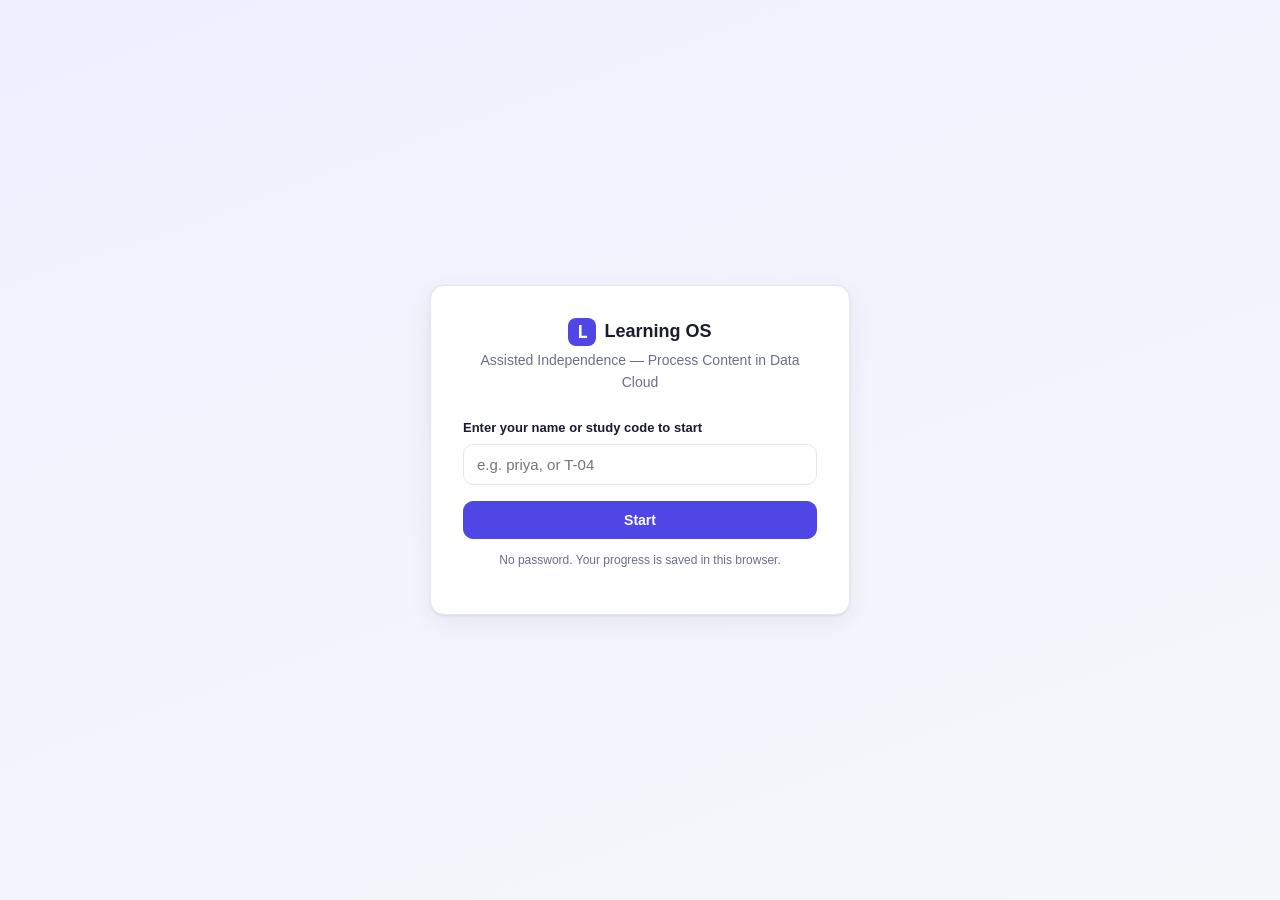
<file: docs/index.html>
<!DOCTYPE html>
<html lang="en">
<head>
<meta charset="UTF-8" />
<meta name="viewport" content="width=device-width, initial-scale=1.0" />
<title>Learning OS — Assisted Independence</title>
<link rel="icon" href="data:image/svg+xml,<svg xmlns='http://www.w3.org/2000/svg' viewBox='0 0 100 100'><rect width='100' height='100' rx='22' fill='%234f46e5'/><text x='50' y='70' font-size='58' font-family='monospace' font-weight='700' text-anchor='middle' fill='%23fff'>L</text></svg>" />
<link rel="stylesheet" href="css/styles.css" />
</head>
<body>

<!-- ===== Login gate (name/code, no auth) ===== -->
<div id="gate" class="gate">
  <div class="gate-card">
    <div class="brand"><span class="brand-mark">L</span> Learning OS</div>
    <p class="tagline">Assisted Independence — Process Content in Data Cloud</p>
    <label class="label" for="nameInput">Enter your name or study code to start</label>
    <input id="nameInput" class="input" placeholder="e.g. priya, or T-04" autocomplete="off" />
    <button id="startBtn" class="btn btn-primary">Start</button>
    <p class="fine">No password. Your progress is saved in this browser.</p>
  </div>
</div>

<!-- ===== Main app ===== -->
<div id="app" class="app hidden">
  <header class="topbar">
    <div class="brand"><span class="brand-mark">L</span> Learning OS</div>
    <nav class="tabs">
      <button class="tab active" data-tab="ask">Ask freely</button>
      <button class="tab" data-tab="path">Learn from path</button>
    </nav>
    <div class="userbox">
      <span id="whoami" class="who"></span>
      <button id="exportBtn" class="btn btn-ghost btn-sm" title="Download your results as JSON">Export</button>
      <button id="settingsBtn" class="btn btn-ghost btn-sm" title="API key settings">⚙</button>
    </div>
  </header>

  <main id="stage" class="stage"></main>
</div>

<!-- ===== Settings modal (BYO key) ===== -->
<div id="settings" class="modal hidden">
  <div class="modal-card">
    <h3>API key</h3>
    <p class="fine">For the "Ask freely" tab to generate answers, provide a Google Gemini API key. Stored only in this browser for the pilot. You can remove it anytime.</p>
    <input id="keyInput" class="input" placeholder="paste your Gemini API key" autocomplete="off" />
    <div class="row">
      <button id="saveKeyBtn" class="btn btn-primary btn-sm">Save key</button>
      <button id="deleteKeyBtn" class="btn btn-ghost btn-sm">Remove key</button>
      <button id="closeSettingsBtn" class="btn btn-ghost btn-sm">Close</button>
    </div>
    <p id="keyStatus" class="fine"></p>
  </div>
</div>

<div id="toast" class="toast"></div>

<script src="js/items.js"></script>
<script src="js/modules.js"></script>
<script src="js/graph.js"></script>
<script type="module" src="js/app.js"></script>
</body>
</html>
</file>
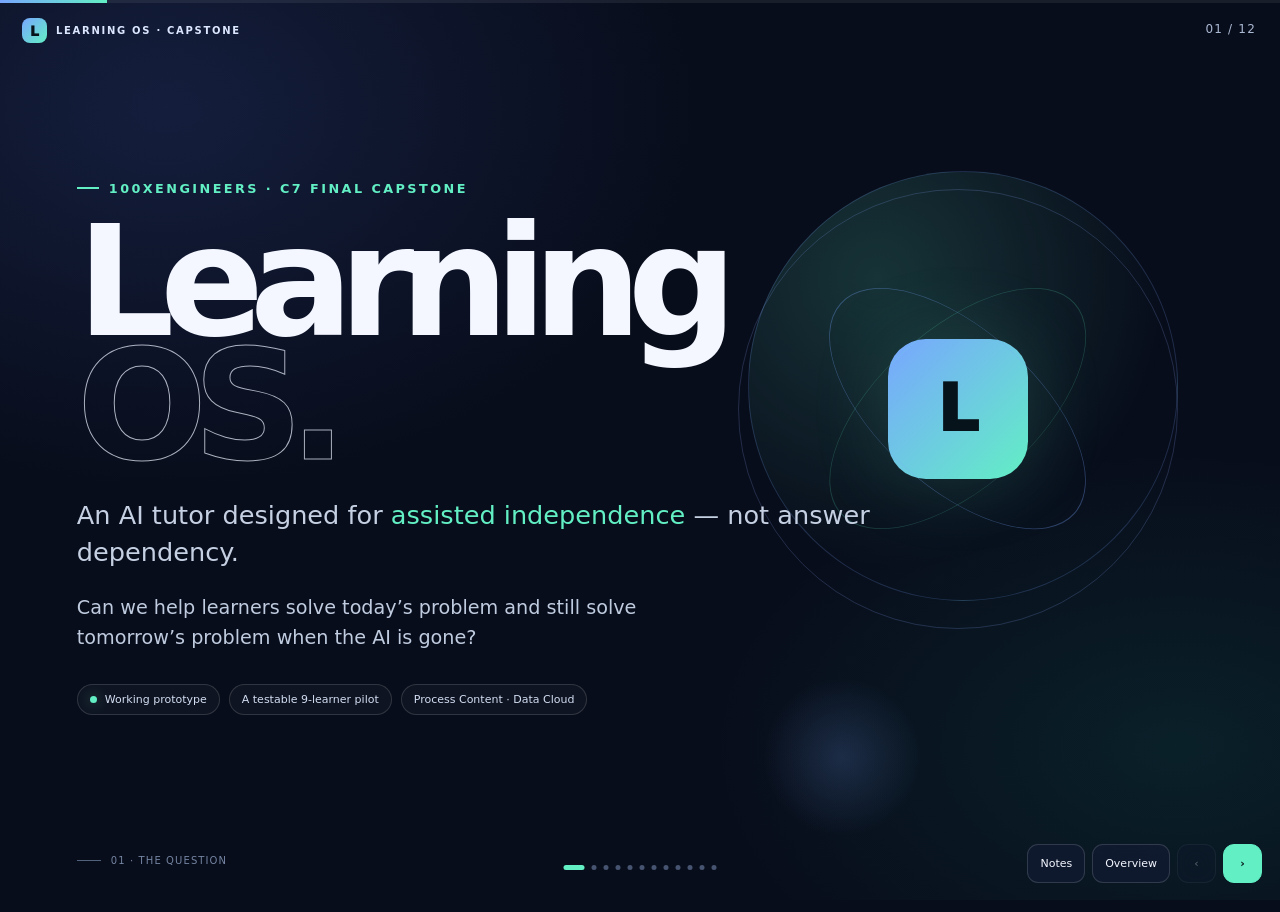
<file: docs/presentation/index.html>
<!doctype html>
<html lang="en">
<head>
<meta charset="utf-8"><meta name="viewport" content="width=device-width,initial-scale=1"><meta name="theme-color" content="#080d1b">
<title>Learning OS — Assisted Independence</title>
<style>
:root{--bg:#080d1b;--text:#f4f7ff;--muted:#9eacc5;--blue:#78a6ff;--mint:#62efc4;--coral:#ff8caa;--gold:#ffd48a;--line:rgba(255,255,255,.14);--pad:clamp(24px,6vw,90px)}
*{box-sizing:border-box}html,body{margin:0;width:100%;height:100%;overflow:hidden;background:radial-gradient(ellipse at 13% 12%,rgba(76,107,213,.18),transparent 34%),radial-gradient(ellipse at 92% 83%,rgba(27,202,167,.1),transparent 28%),var(--bg);color:var(--text);font-family:Inter,ui-sans-serif,system-ui,-apple-system,BlinkMacSystemFont,"Segoe UI",sans-serif}
a{color:var(--mint);text-decoration:none;border-bottom:1px solid rgba(98,239,196,.4)}a:hover{color:white}button{font:inherit;color:inherit;cursor:pointer}button:focus-visible,a:focus-visible{outline:2px solid var(--mint);outline-offset:4px}
.progressline{position:fixed;top:0;left:0;right:0;height:3px;background:#ffffff12;z-index:30}.progress{height:100%;width:10%;background:linear-gradient(90deg,var(--blue),var(--mint));transition:width .5s}
.brand{position:fixed;top:18px;left:22px;display:flex;align-items:center;gap:9px;z-index:20;font-size:10px;letter-spacing:.17em;font-weight:800;text-transform:uppercase;color:#dce7ff}.mark{width:25px;height:25px;border-radius:8px;background:linear-gradient(135deg,var(--blue),var(--mint));color:#07131b;display:grid;place-items:center;font-size:14px;font-weight:950;letter-spacing:0}.counter{position:fixed;top:22px;right:24px;z-index:20;color:#aab8d2;font-size:12px;letter-spacing:.1em;font-variant-numeric:tabular-nums}
.deck{height:100svh;width:100vw;position:relative}.slide{position:absolute;inset:0;display:flex;flex-direction:column;justify-content:center;padding:clamp(70px,9vh,100px) var(--pad) 85px;overflow:auto;visibility:hidden;opacity:0;transform:translateY(16px) scale(.99);transition:opacity .45s,transform .55s cubic-bezier(.2,.8,.2,1),visibility .45s}.slide.active{visibility:visible;opacity:1;transform:translateY(0) scale(1);z-index:2}
.eyebrow{display:flex;align-items:center;gap:10px;color:var(--mint);font-size:clamp(10px,1vw,13px);letter-spacing:.19em;text-transform:uppercase;font-weight:850;margin-bottom:21px}.eyebrow:before{content:"";width:22px;height:2px;background:currentColor}
h1{font-size:clamp(40px,6.5vw,91px);line-height:.98;letter-spacing:-.065em;font-weight:820;margin:0;max-width:1120px}h1 .mint{color:var(--mint)}h1 .blue{color:var(--blue)}.subtitle{font-size:clamp(17px,2vw,26px);line-height:1.45;color:#c5d0e3;max-width:880px;margin:24px 0 0}.copy{font-size:clamp(15px,1.5vw,20px);line-height:1.55;color:#bfcbdf;max-width:930px}.muted{color:var(--muted)}.small{font-size:12px;line-height:1.5;color:var(--muted)}.footer{position:absolute;bottom:34px;left:var(--pad);color:#7484a1;text-transform:uppercase;font-size:10px;letter-spacing:.11em;display:flex;gap:10px;align-items:center}.footer:before{content:"";width:24px;height:1px;background:#53627c}
.reveal{opacity:0;transform:translateY(14px);transition:opacity .55s,transform .55s cubic-bezier(.2,.8,.2,1)}.active .reveal{opacity:1;transform:translateY(0)}.active .reveal:nth-child(1){transition-delay:.05s}.active .reveal:nth-child(2){transition-delay:.13s}.active .reveal:nth-child(3){transition-delay:.21s}.active .reveal:nth-child(4){transition-delay:.29s}.active .reveal:nth-child(5){transition-delay:.37s}
.orb{position:absolute;border-radius:50%;pointer-events:none;animation:float 9s ease-in-out infinite}.orb.a{width:min(35vw,430px);aspect-ratio:1;right:8%;top:19%;border:1px solid #78a6ff33;background:radial-gradient(circle at 30% 25%,#62efc42c,transparent 67%)}.orb.b{width:160px;height:160px;right:28%;bottom:7%;background:radial-gradient(circle,#78a6ff2d,transparent 70%);animation-delay:-4s}.orbit{position:absolute;width:72%;height:72%;border:1px solid #62efc433;border-radius:50%;transform:rotate(48deg) scaleX(.5)}.orbit.two{transform:rotate(-48deg) scaleX(.5);border-color:#78a6ff55}.core{width:32%;aspect-ratio:1;border-radius:27%;background:linear-gradient(135deg,var(--blue),var(--mint));display:grid;place-items:center;color:#07131b;font-weight:950;font-size:clamp(36px,5vw,65px);box-shadow:0 0 80px #62efc426;animation:spin 60s linear infinite reverse}.hero{position:relative;z-index:1}.wordmark{font-size:clamp(68px,12vw,160px);letter-spacing:-.095em;line-height:.81;font-weight:900;margin:24px 0 28px}.wordmark span{display:block}.wordmark .stroke{color:transparent;-webkit-text-stroke:1px #edf3ffb5}.hero-art{position:absolute;right:8%;top:21%;width:min(35vw,440px);aspect-ratio:1;border:1px solid #8eaaff33;border-radius:50%;display:grid;place-items:center;animation:spin 60s linear infinite}.hero-art .core{animation:none}.tagrow{display:flex;flex-wrap:wrap;gap:9px;margin-top:32px}.tag{display:inline-flex;align-items:center;gap:8px;border:1px solid var(--line);background:#ffffff08;border-radius:99px;padding:8px 12px;font-size:11px;color:#d2def2}.dot{width:7px;height:7px;border-radius:50%;background:var(--mint);box-shadow:0 0 14px #62efc477}
.grid{display:grid;gap:14px;margin-top:28px}.two{grid-template-columns:repeat(2,minmax(0,1fr))}.three{grid-template-columns:repeat(3,minmax(0,1fr))}.four{grid-template-columns:repeat(4,minmax(0,1fr))}.card{background:linear-gradient(145deg,#172540e8,#0d1628e8);border:1px solid var(--line);border-radius:19px;padding:clamp(17px,2vw,27px);position:relative;overflow:hidden;box-shadow:0 16px 60px #0002}.card:after{content:"";position:absolute;width:100px;height:100px;right:-57px;top:-58px;border:1px solid #ffffff12;border-radius:50%}.index{font-size:11px;letter-spacing:.15em;color:var(--blue);font-weight:850;margin-bottom:20px;display:block}.card h3{margin:0 0 11px;font-size:clamp(16px,1.7vw,23px);letter-spacing:-.03em}.card p{margin:0;font-size:clamp(13px,1.2vw,16px);line-height:1.5;color:#afbdd4}.flow{display:flex;align-items:stretch;gap:10px;margin-top:30px;max-width:1070px}.flowitem{flex:1;min-width:0;padding:18px;background:#ffffff07;border-radius:0 0 13px 13px;border-top:2px solid var(--blue)}.flowitem:nth-child(2){border-color:var(--gold)}.flowitem:nth-child(3){border-color:var(--coral)}.flowitem b{font-size:clamp(14px,1.4vw,19px);display:block;margin-bottom:7px}.flowitem span{display:block;color:var(--muted);font-size:clamp(11px,1.05vw,14px);line-height:1.45}.arrow{color:#6f82a3;display:grid;place-items:center;font-size:22px}
.window{margin-top:26px;width:min(900px,95%);border:1px solid #ffffff24;background:#0d1729;border-radius:17px;overflow:hidden;box-shadow:0 30px 90px #0006;transform:perspective(1200px) rotateY(-3deg);transition:transform .5s}.window:hover{transform:perspective(1200px) rotateY(0)}.windowbar{height:34px;display:flex;align-items:center;gap:6px;padding:0 12px;background:#121f34;border-bottom:1px solid var(--line)}.wDot{width:7px;height:7px;background:#51627d;border-radius:50%}.wLabel{font-size:10px;letter-spacing:.14em;color:#8292af;margin-left:8px}.windowbody{padding:18px;display:grid;grid-template-columns:1fr 1fr;gap:15px}.map{display:grid;grid-template-columns:repeat(3,1fr);gap:8px;align-content:center}.node{padding:13px 6px;text-align:center;border:1px solid #78a6ff55;border-radius:10px;background:#78a6ff0c;color:#b8c9e6;font-size:10px}.node.done{color:var(--mint);border-color:#62efc455;background:#62efc40d}.node.current{color:white;border-color:var(--mint);box-shadow:0 0 0 3px #62efc414}.chat{border:1px solid var(--line);border-radius:12px;padding:15px}.chatlabel{font-size:10px;color:var(--mint);letter-spacing:.13em}.chatq{font-size:12px;color:#bbc9e0;line-height:1.5;margin:15px 0}.answer{padding:11px;background:#182943;border-radius:8px;color:#dce6f6;font-size:11px;line-height:1.5}
.ladder{display:grid;grid-template-columns:repeat(4,minmax(0,1fr));gap:10px;margin-top:28px}.rung{border:1px solid var(--line);background:#ffffff06;border-radius:14px;overflow:hidden;transition:transform .25s,border .25s;min-height:190px}.rung:hover{transform:translateY(-5px);border-color:var(--mint)}.rungbar{height:5px;background:var(--blue)}.rung:nth-child(2) .rungbar{background:#9a95ff}.rung:nth-child(3) .rungbar{background:var(--mint)}.rung:nth-child(4) .rungbar{background:var(--gold)}.rungbody{padding:16px}.rung small{color:var(--muted);text-transform:uppercase;letter-spacing:.14em;font-size:10px}.rung h3{font-size:clamp(14px,1.35vw,19px);margin:11px 0 7px}.rung p{color:#adbad0;font-size:clamp(12px,1vw,14px);line-height:1.48;margin:0}.callout{display:flex;gap:12px;align-items:center;margin-top:16px;padding:13px 16px;border:1px solid #62efc433;background:#62efc40c;border-radius:12px;font-size:clamp(12px,1.1vw,15px);color:#d6e9e5}.codeicon{background:#62efc422;color:var(--mint);border-radius:8px;padding:8px 9px;font-weight:900}
.compare{display:grid;grid-template-columns:1fr 1fr;gap:14px;margin-top:27px;max-width:1110px}.compare .card{padding:clamp(18px,2.2vw,29px)}.pill{display:inline-block;padding:5px 8px;border-radius:6px;font-size:10px;letter-spacing:.1em;text-transform:uppercase;font-weight:850;background:#62efc419;color:var(--mint)}.baseline .pill{background:#78a6ff1d;color:var(--blue)}.compare h2{font-size:clamp(22px,2.7vw,35px);letter-spacing:-.06em;margin:17px 0 5px}.meta{font-size:10px;text-transform:uppercase;letter-spacing:.13em;color:var(--muted);margin-bottom:18px}.compare ul{padding-left:18px;margin:0;color:#c1cee2;font-size:clamp(13px,1.15vw,16px);line-height:1.75}.think{border-color:#62efc45a;background:linear-gradient(145deg,#1944438a,#0f182bf0)}.baseline{border-color:#78a6ff55}.statrow{display:grid;grid-template-columns:repeat(3,1fr);gap:15px;margin-top:24px;max-width:1030px}.stat{border-left:1px solid var(--mint);padding:8px 15px}.stat:nth-child(2){border-color:var(--blue)}.stat:nth-child(3){border-color:var(--gold)}.stat strong{display:block;font-size:clamp(38px,5.8vw,72px);letter-spacing:-.075em;line-height:1.05}.stat span{display:block;margin-top:7px;color:var(--muted);font-size:12px;line-height:1.45}.testpath{display:flex;align-items:flex-start;gap:0;margin-top:32px;max-width:1120px}.test{flex:1;position:relative;text-align:center}.test:not(:last-child):after{content:"";position:absolute;height:1px;top:22px;left:calc(50% + 25px);width:calc(100% - 50px);background:linear-gradient(90deg,var(--blue),var(--mint));opacity:.6}.testicon{width:46px;height:46px;border-radius:15px;display:grid;place-items:center;margin:0 auto 12px;border:1px solid #78a6ff5c;background:#14213b;color:var(--blue);font-weight:900;position:relative;z-index:1}.test:last-child .testicon{border-color:#62efc477;color:var(--mint);animation:pulse 2.4s infinite}.test b{display:block;font-size:clamp(12px,1.1vw,15px)}.test span{display:block;max-width:145px;margin:7px auto 0;font-size:11px;line-height:1.4;color:var(--muted)}
.demoGrid{display:grid;grid-template-columns:1.1fr .9fr;gap:24px;align-items:center;margin-top:24px}.demosteps{display:grid;gap:8px}.step{display:flex;gap:12px;padding:12px;border:1px solid transparent;border-radius:12px;background:#ffffff05}.step:hover{border-color:var(--line)}.stepn{width:26px;height:26px;flex:0 0 26px;display:grid;place-items:center;background:#1b2b49;color:var(--mint);border-radius:8px;font-size:12px;font-weight:900}.step b{display:block;font-size:14px;margin-bottom:4px}.step span{display:block;color:var(--muted);font-size:12px;line-height:1.4}.demoside{border:1px solid var(--line);border-radius:19px;padding:24px;background:radial-gradient(circle at 45% 0,#78a6ff25,transparent 60%),#101a2d;min-height:240px;display:flex;flex-direction:column;justify-content:space-between}.demoside .label{color:var(--mint);font-size:10px;letter-spacing:.15em;text-transform:uppercase}.demoside .quote{font-size:clamp(27px,3.2vw,42px);font-weight:800;line-height:1.05;letter-spacing:-.06em;margin:20px 0}.buttons{display:flex;gap:9px;flex-wrap:wrap;margin-top:15px}.cta{display:inline-flex;align-items:center;justify-content:center;border:0;border-radius:10px;background:var(--mint);color:#07171b;padding:12px 15px;font-size:12px;font-weight:900}.cta.alt{background:#182946;color:#e5eeff;border:1px solid var(--line)}.cta:hover{color:#061316;filter:brightness(1.1)}.cta.alt:hover{color:white}
.timeline{display:grid;grid-template-columns:repeat(4,1fr);gap:12px;margin-top:35px;position:relative}.timeline:before{content:"";position:absolute;top:8px;left:5px;right:5px;height:1px;background:linear-gradient(90deg,var(--mint),var(--blue),var(--gold));opacity:.6}.time{position:relative;padding-top:29px}.time:before{content:"";position:absolute;top:3px;left:3px;width:10px;height:10px;border-radius:50%;background:var(--mint);box-shadow:0 0 0 5px #62efc415}.time.pending:before{background:var(--gold);box-shadow:0 0 0 5px #ffd48a17}.status{display:block;color:var(--mint);font-size:9px;letter-spacing:.13em;font-weight:900;text-transform:uppercase;margin-bottom:10px}.pending .status{color:var(--gold)}.time h3{font-size:clamp(14px,1.35vw,18px);margin:0 0 9px}.time p{font-size:clamp(12px,1vw,14px);line-height:1.48;color:var(--muted);margin:0}
.deliverables{display:grid;grid-template-columns:repeat(4,1fr);gap:11px;margin-top:29px}.deliver{border:1px solid var(--line);border-radius:14px;padding:18px;background:#ffffff06;min-height:130px}.deliver .icon{font-size:23px;color:var(--mint);margin-bottom:17px}.deliver b{display:block;font-size:14px;margin-bottom:7px}.deliver span{display:block;font-size:12px;line-height:1.4;color:var(--muted)}.deadline{margin-top:17px;font-size:13px;color:#d8e2f5}.deadline b{color:var(--gold)}.endlinks{display:flex;gap:10px;flex-wrap:wrap;margin-top:25px}.endlinks a{padding:11px 14px;border:1px solid var(--line);background:#ffffff08;border-radius:10px;font-size:12px}.endlinks a:hover{background:#62efc414}
.controls{position:fixed;right:18px;bottom:17px;z-index:22;display:flex;gap:7px}.ctrl{height:39px;min-width:39px;padding:0 12px;border:1px solid var(--line);border-radius:11px;background:#111b30eb;backdrop-filter:blur(12px);display:grid;place-items:center;font-size:11px;transition:all .15s}.ctrl:hover{border-color:#62efc477;background:#172642}.ctrl.next{background:var(--mint);border-color:var(--mint);color:#07151b;font-weight:900}.ctrl svg{width:16px;height:16px}.nav{position:fixed;left:50%;transform:translateX(-50%);bottom:30px;display:flex;gap:7px;align-items:center;z-index:20}.nav button{border:0;min-width:0;width:5px;height:5px;border-radius:9px;background:#465472;padding:0;transition:all .2s}.nav button.active{width:21px;background:var(--mint)}.notes{display:none;position:fixed;left:16px;bottom:16px;z-index:35;width:min(500px,calc(100vw - 32px));max-height:38vh;overflow:auto;padding:17px 18px;border-radius:14px;background:#edf3ff;color:#17213a;box-shadow:0 15px 70px #0008}.notes.open{display:block;animation:rise .2s}.notes strong{font-size:10px;letter-spacing:.14em;text-transform:uppercase;color:#536991}.notes p{font-size:13px;line-height:1.5;margin:9px 0 0}.overlay{display:none;position:fixed;inset:0;padding:8vh 6vw;background:#060b17f5;backdrop-filter:blur(14px);z-index:40;overflow:auto}.overlay.open{display:block}.overlay h2{font-size:28px;margin:0 0 22px}.overview{display:grid;grid-template-columns:repeat(4,1fr);gap:10px}.overview button{text-align:left;border:1px solid var(--line);background:#111c31;border-radius:12px;padding:14px;min-height:80px}.overview button.current,.overview button:hover{border-color:var(--mint)}.overview small{display:block;color:var(--mint);font-size:9px;letter-spacing:.13em;margin-bottom:9px}.overview b{font-size:13px}.keygrid{display:grid;grid-template-columns:repeat(3,1fr);gap:10px}.key{padding:15px;border:1px solid var(--line);border-radius:12px;color:#cbd6e9;font-size:13px}.key kbd{background:#1d2c48;border-radius:5px;padding:5px 7px;color:var(--mint);margin-right:5px}.toast{position:fixed;bottom:75px;left:50%;transform:translate(-50%,10px);opacity:0;z-index:50;border-radius:8px;background:#e7fff7;color:#07201a;padding:10px 14px;font-size:12px;font-weight:800;transition:all .2s}.toast.show{opacity:1;transform:translate(-50%,0)}
@keyframes float{0%,100%{transform:translateY(0) rotate(0)}50%{transform:translateY(-18px) rotate(7deg)}}@keyframes spin{to{transform:rotate(360deg)}}@keyframes pulse{0%,100%{box-shadow:0 0 0 0 #62efc422}50%{box-shadow:0 0 0 12px #62efc400}}@keyframes rise{from{opacity:0;transform:translateY(8px)}to{opacity:1;transform:translateY(0)}}
@media(max-width:800px){.hero-art{right:-20%;width:58vw;opacity:.5}.two,.three,.four{grid-template-columns:repeat(2,minmax(0,1fr))}.ladder{grid-template-columns:repeat(2,minmax(0,1fr))}.rung{min-height:150px}.demoGrid{grid-template-columns:1fr}.demoside{min-height:180px}.deliverables{grid-template-columns:repeat(2,1fr)}.overview{grid-template-columns:repeat(2,1fr)}.flow{gap:5px}.flowitem{padding:12px 9px}.flowitem span{font-size:11px}.windowbody{padding:12px;gap:10px}.node{font-size:9px;padding:9px 3px}.chat{padding:11px}.keygrid{grid-template-columns:repeat(2,1fr)}}
@media(max-width:520px){.brand{top:13px;left:13px;font-size:9px}.counter{top:17px;right:13px}.slide{padding:74px 22px 83px}h1{font-size:clamp(36px,10.5vw,53px)}.hero-art{right:-35%;top:24%;width:82vw;opacity:.45}.wordmark{font-size:clamp(65px,18vw,96px)}.two,.three,.four,.compare,.ladder,.deliverables{grid-template-columns:1fr}.grid{gap:9px}.card{padding:17px}.index{margin-bottom:12px}.flow{flex-direction:column}.arrow{transform:rotate(90deg);font-size:16px;height:10px}.flowitem{padding:13px 15px}.window{width:100%;transform:none}.windowbody{grid-template-columns:1fr}.ladder{gap:8px}.rung{min-height:0}.rungbody{padding:13px}.rung h3{margin:8px 0}.statrow{grid-template-columns:repeat(2,1fr)}.stat:nth-child(3){display:none}.testpath{flex-wrap:wrap;gap:16px}.test{flex-basis:28%}.test:after{display:none}.timeline{grid-template-columns:repeat(2,1fr);gap:16px}.timeline:before{display:none}.time{padding-top:20px}.time:before{top:0}.overview{grid-template-columns:1fr}.keygrid{grid-template-columns:1fr}.controls{right:10px;bottom:10px;gap:5px}.ctrl{height:36px;min-width:36px;padding:0 9px}.nav{bottom:21px;gap:5px}.nav button{width:4px;height:4px}.nav button.active{width:13px}.footer{left:22px;bottom:27px;font-size:9px}.notes{bottom:60px}.subtitle{font-size:17px}.demoside .quote{font-size:30px}.endlinks{gap:7px}}
@media(prefers-reduced-motion:reduce){*,*::before,*::after{animation-duration:.01ms!important;animation-iteration-count:1!important;transition-duration:.01ms!important}.reveal{opacity:1;transform:none}}
 
/* ---- presentation explainer slides: product mindmap + arm capability table ---- */
.mapboard{width:min(1060px,100%);margin:24px auto 0;position:relative}
.maproot{margin:0 auto 26px;width:max-content;max-width:100%;display:flex;align-items:center;gap:13px;padding:13px 20px;border:1px solid #62efc477;border-radius:15px;background:linear-gradient(120deg,#18354a,#10243a);box-shadow:0 12px 45px #0004;position:relative}
.maproot:after{content:"";position:absolute;width:1px;height:27px;top:100%;left:50%;background:linear-gradient(var(--mint),#78a6ff)}
.maprooticon{width:36px;height:36px;border-radius:11px;display:grid;place-items:center;background:linear-gradient(135deg,var(--blue),var(--mint));color:#07151b;font-weight:950;font-size:20px}
.maproot b,.mapbranchhead b{display:block;font-size:13px;letter-spacing:.1em}.maproot small,.mapbranchhead small{display:block;color:var(--muted);font-size:10px;margin-top:3px}
.mapbranches{display:grid;grid-template-columns:1fr 1fr;gap:22px;position:relative}
.mapbranches:before{content:"";position:absolute;height:1px;left:25%;right:25%;top:-1px;background:linear-gradient(90deg,var(--blue),var(--mint))}
.mapbranch{position:relative;padding:17px;border:1px solid var(--line);border-radius:17px;background:linear-gradient(145deg,#14243d,#0c1729);min-width:0}
.mapbranch:before{content:"";position:absolute;width:1px;height:18px;bottom:100%;left:50%;background:#7b9edc}
.askbranch{border-top:3px solid var(--blue)}.pathbranch{border-top:3px solid var(--mint)}
.mapbranchhead{display:flex;gap:11px;align-items:center;margin-bottom:12px}.mapico{width:31px;height:31px;border-radius:9px;background:#78a6ff20;color:var(--blue);display:grid;place-items:center;font-size:18px;font-weight:900}.pathbranch .mapico{background:#62efc41c;color:var(--mint)}
.mapchild{position:relative;margin:7px 0 0 14px;padding:8px 11px;border:1px solid #ffffff12;border-radius:8px;background:#ffffff06;color:#c4d0e3;font-size:clamp(11px,1vw,13px)}
.mapchild:before{content:"";position:absolute;right:100%;top:50%;width:14px;height:1px;background:#7b91b3}
.mapfork{margin:12px 0 0 14px;padding:11px;border:1px dashed #62efc45a;border-radius:10px;background:#62efc409}
.mapfork>span{display:block;text-align:center;color:var(--muted);font-size:10px;margin-bottom:8px}.mapfork>div{display:flex;align-items:center;justify-content:center;gap:8px;flex-wrap:wrap}.mapfork b{font-size:10px;letter-spacing:.08em}.thinktext{color:var(--mint)}.answertext{color:var(--blue)}.mapfork i{font-size:10px;color:var(--muted)}
.mapcaption{text-align:center;color:#becce1;font-size:clamp(12px,1.1vw,15px);margin:15px auto 0}.mapcaption b{color:white}
.capcompare{width:min(1070px,100%);margin:23px auto 0;border:1px solid var(--line);border-radius:16px;overflow:hidden;background:#0e192c;box-shadow:0 18px 60px #0003}
.caphead,.caprow{display:grid;grid-template-columns:1.35fr 1fr 1fr}
.caphead{background:#14233b;border-bottom:1px solid var(--line);align-items:stretch}
.capempty{display:flex;align-items:center;padding:13px 17px;color:#8293b1;font-size:10px;letter-spacing:.13em;font-weight:850}
.caparm{padding:12px 10px;text-align:center;border-left:1px solid var(--line)}.caparm span{display:block;font-size:9px;letter-spacing:.14em;color:var(--muted)}.caparm b{font-size:clamp(12px,1.4vw,17px);letter-spacing:.04em}.caparm.a b{color:var(--mint)}.caparm.b b{color:var(--blue)}
.caprow{min-height:43px;border-bottom:1px solid #ffffff10;align-items:center}.caprow:last-child{border-bottom:0}.caplabel{padding:9px 17px;color:#d5deef;font-size:clamp(11px,1vw,14px)}.capyes,.capno,.capdetail{border-left:1px solid #ffffff10;text-align:center;padding:7px 8px;font-size:18px;color:var(--mint);font-weight:850}.capyes small{display:block;color:var(--muted);font-size:9px;font-weight:500}.capno{color:#73829d}.capdetail{font-size:clamp(10px,.95vw,12px);line-height:1.35;color:#c0cee2;font-weight:550}
.capfoot{width:min(1070px,100%);margin:13px auto 0;display:flex;align-items:center;gap:8px;color:#d5e0f3;font-size:11px;flex-wrap:wrap}.capkey{display:grid;place-items:center;width:21px;height:21px;border-radius:6px;background:#62efc422;color:var(--mint);font-weight:900}.bluekey{background:#78a6ff22;color:var(--blue)}.capvs{color:var(--muted);margin:0 4px}.capfootnote{margin-left:auto;color:var(--muted);font-size:10px}
@media(max-width:700px){.mapbranches{gap:10px}.mapbranch{padding:12px}.caphead,.caprow{grid-template-columns:1.2fr 1fr 1fr}.caplabel{padding:8px 9px}.capdetail{font-size:9px}.capempty{padding:8px}.maproot{margin-bottom:22px}}
@media(max-width:520px){.mapbranches{grid-template-columns:1fr}.mapbranches:before{left:50%;right:auto;top:0;height:calc(50% + 10px);width:1px;background:linear-gradient(var(--blue),var(--mint));z-index:-1}.mapbranch{margin-top:4px}.mapbranch:before{display:none}.maproot{margin-bottom:15px}.caplabel{font-size:10px;padding:7px 6px}.capyes,.capno,.capdetail{padding:6px 3px}.capfootnote{flex-basis:100%;margin-left:29px}}

</style>
</head>
<body>
<div class="progressline"><div class="progress" id="progress"></div></div><div class="brand"><span class="mark">L</span> Learning OS · Capstone</div><div class="counter" id="counter">01 / 10</div>
<main class="deck" id="deck">
<section class="slide active" data-title="Learning OS" data-notes="Open with the question, not the feature list. Pause after the final line. Frame Learning OS as a working prototype and a testable pilot, not a proven learning intervention.">
<div class="orb a"></div><div class="orb b"></div><div class="hero-art"><div class="orbit"></div><div class="orbit two"></div><div class="core">L</div></div><div class="hero"><div class="eyebrow reveal">100xEngineers · C7 Final Capstone</div><div class="wordmark reveal"><span>Learning</span><span class="stroke">OS.</span></div><p class="subtitle reveal">An AI tutor designed for <span style="color:var(--mint)">assisted independence</span> — not answer dependency.</p><p class="copy reveal" style="max-width:640px;margin-top:22px">Can we help learners solve today’s problem and still solve tomorrow’s problem when the AI is gone?</p><div class="tagrow reveal"><span class="tag"><span class="dot"></span>Working prototype</span><span class="tag">A testable 9-learner pilot</span><span class="tag">Process Content · Data Cloud</span></div></div><div class="footer">01 · The question</div>
</section>
<section class="slide" data-title="The completion trap" data-notes="Tell the three-beat story: answer, satisfaction, then tool removal. The project tests the difference between task success with assistance and independent performance without it.">
<div class="eyebrow reveal">01 / The problem</div><h1 class="reveal">A completed task<br>is not proof of <span class="mint">a learned skill.</span></h1><p class="subtitle reveal">AI can make the work look done before the learner can do it alone.</p><div class="flow reveal"><div class="flowitem"><b>01 · Answer delivered</b><span>The learner gets unstuck and moves on.</span></div><div class="arrow">→</div><div class="flowitem"><b>02 · Feels productive</b><span>The task is finished. Confidence may rise.</span></div><div class="arrow">→</div><div class="flowitem"><b>03 · Tool removed</b><span>A new question appears. Can they start?</span></div></div><p class="copy reveal" style="margin-top:23px">The gap we care about is <b style="color:white">independent performance</b> — not just success while the assistant is present.</p><div class="footer">02 · Why this matters</div>
</section>
<section class="slide" data-title="What we built" data-notes="Show the product before explaining the research. Ask Freely uses retrieval grounded in the 17 authored modules. Learn from Path is structured practice with a concept map and progressive help.">
<div class="eyebrow reveal">02 / The product</div><h1 class="reveal">Meet <span class="mint">Learning OS.</span></h1><p class="subtitle reveal">A learning workspace for Process Content in Data Cloud — built around a simple bet: help should build capability, not replace it.</p><div class="window reveal"><div class="windowbar"><span class="wDot"></span><span class="wDot"></span><span class="wDot"></span><span class="wLabel">LEARNING OS / LEARN FROM PATH</span></div><div class="windowbody"><div class="map"><div class="node done">Concept 01<br>✓</div><div class="node done">Concept 02<br>✓</div><div class="node">Concept 03</div><div class="node done">Concept 04<br>✓</div><div class="node current">Current node<br>Practice</div><div class="node">Next concept<br>Locked</div></div><div class="chat"><div class="chatlabel">CONCEPT-GROUNDED LEARNING</div><div class="chatq">What decision matters most in this question?</div><div class="answer">Start by predicting your confidence. Then choose unaided. Ask for a hint when you need one — not a shortcut to the final answer.</div></div></div></div><div class="footer">03 · Working prototype</div>
</section>
<section class="slide" data-title="Learning OS mindmap" data-notes="Use this map to orient the audience. Learning OS has two product surfaces: Ask Freely and Learn from Path. Think-First and Answer-First are not extra tabs; they are two practice conditions within the guided learning path.">
<div class="eyebrow reveal">03 / The product at a glance</div><h1 class="reveal">One platform.<br><span class="blue">Two ways to learn.</span></h1>
<div class="mapboard reveal">
  <div class="maproot"><span class="maprooticon">L</span><div><b>LEARNING OS</b><small>Process Content · Data Cloud</small></div></div>
  <div class="mapbranches">
    <div class="mapbranch askbranch"><div class="mapbranchhead"><span class="mapico">?</span><div><b>ASK FREELY</b><small>Explore a question</small></div></div><div class="mapchild">Ask in your own words</div><div class="mapchild">AI-generated explanation</div><div class="mapchild">Related concepts → practice</div></div>
    <div class="mapbranch pathbranch"><div class="mapbranchhead"><span class="mapico">↗</span><div><b>LEARN FROM PATH</b><small>Build understanding</small></div></div><div class="mapchild">17-module concept map</div><div class="mapchild">Teaching + decision practice</div><div class="mapchild">Progress + learning events</div><div class="mapfork"><span>Practice can use either condition</span><div><b class="thinktext">THINK-FIRST</b><i>or</i><b class="answertext">ANSWER-FIRST</b></div></div></div>
  </div>
</div>
<p class="mapcaption reveal">Think-First and Answer-First are <b>experimental conditions inside Learn from Path</b> — not separate product tabs.</p>
<div class="footer">04 · Product structure</div>
</section>
<section class="slide" data-title="The help ladder" data-notes="The key design rule: the LLM does not decide when it may help. Plain code controls the rung. The learner retrieves and reasons before assistance gets more explicit. Even the most explicit rung asks the learner to state the final choice.">
<div class="eyebrow reveal">04 / The differentiator</div><h1 class="reveal">Don’t jump to the answer.<br><span class="mint">Climb the help ladder.</span></h1><p class="copy reveal">Give the least help that gets the learner moving — then more only if needed.</p><div class="ladder reveal"><article class="rung"><div class="rungbar"></div><div class="rungbody"><small>Rung 0</small><h3>Predict first</h3><p>Record confidence and a one-line reason before options appear.</p></div></article><article class="rung"><div class="rungbar"></div><div class="rungbody"><small>Rung 1</small><h3>Name the axis</h3><p>Identify the decision dimension — without revealing the answer.</p></div></article><article class="rung"><div class="rungbar"></div><div class="rungbody"><small>Rung 2</small><h3>Rule one out</h3><p>Remove one wrong option and explain why it fails.</p></div></article><article class="rung"><div class="rungbar"></div><div class="rungbody"><small>Rung 3</small><h3>Walk the reasoning</h3><p>Show the decision recipe. Learner still states the final choice.</p></div></article></div><div class="callout reveal"><span class="codeicon">{ }</span><div><b style="color:white">Control rule:</b> plain code chooses when to move up the ladder. The LLM does not decide when to reveal help.</div></div><div class="footer">05 · Product-level hypothesis</div>
</section>
<section class="slide" data-title="Capability comparison" data-notes="Walk down the comparison. Both conditions use the same learning path and multiple-choice practice. Think-First adds confidence prediction, withholds the answer while the learner uses progressive hints, and asks for explain-back. Answer-First skips prediction and the hint ladder, revealing the correct answer and explanation immediately after any submission.">
<div class="eyebrow reveal">05 / The experiment</div><h1 class="reveal">Same content.<br><span class="blue">Different assistance.</span></h1>
<p class="copy reveal">What changes between the two practice conditions?</p>
<div class="capcompare reveal">
  <div class="caphead"><div class="capempty">CAPABILITY</div><div class="caparm a"><span>ARM A</span><b>THINK-FIRST</b></div><div class="caparm b"><span>ARM B</span><b>ANSWER-FIRST</b></div></div>
  <div class="caprow"><div class="caplabel">Concept map + teaching</div><div class="capyes">✓ <small>Same</small></div><div class="capyes">✓ <small>Same</small></div></div>
  <div class="caprow"><div class="caplabel">Multiple-choice practice</div><div class="capyes">✓</div><div class="capyes">✓</div></div>
  <div class="caprow"><div class="caplabel">Predict confidence + reason</div><div class="capyes">✓</div><div class="capno">—</div></div>
  <div class="caprow"><div class="caplabel">Progressive help ladder</div><div class="capyes">✓ <small>3 hints</small></div><div class="capno">—</div></div>
  <div class="caprow"><div class="caplabel">Answer revealed</div><div class="capdetail">After correct choice<br>or explicit reveal</div><div class="capdetail">Immediately after submit</div></div>
  <div class="caprow"><div class="caplabel">Explanation + explain-back</div><div class="capyes">✓</div><div class="capyes">✓</div></div>
  <div class="caprow"><div class="caplabel">Learning events logged</div><div class="capyes">✓</div><div class="capyes">✓</div></div>
</div>
<div class="capfoot reveal"><span class="capkey">A</span> Think-First · n=5 <span class="capvs">vs.</span> <span class="capkey bluekey">B</span> Answer-First · n=4 <span class="capfootnote">Both later take the same tool-free removal test.</span></div>
<div class="footer">06 · Capability comparison</div>
</section>
<section class="slide" data-title="The removal test" data-notes="The held-out items are locked and never used in assisted practice. After 5–7 days with no contact, all tools are turned off; everyone uses the same plain static form. The outcome is unaided-correct rate, not self-reported confidence.">
<div class="eyebrow reveal">06 / Measurement</div><h1 class="reveal">The real test starts<br>when the <span class="mint">AI is gone.</span></h1><p class="copy reveal">A delayed, tool-free removal test is designed to measure what transfers to a new question.</p><div class="testpath reveal"><div class="test"><div class="testicon">01</div><b>Practice</b><span>Guided questions; help depends on condition</span></div><div class="test"><div class="testicon">02</div><b>Wait 5–7 days</b><span>No contact during the gap</span></div><div class="test"><div class="testicon">03</div><b>Remove tools</b><span>Same static form for both groups</span></div><div class="test"><div class="testicon">04</div><b>Score</b><span>Unaided-correct rate on held-out items</span></div></div><div class="statrow reveal"><div class="stat"><strong>~16</strong><span>Target practice items</span></div><div class="stat"><strong>~12</strong><span>Target held-out items — never shown with help</span></div><div class="stat"><strong>9</strong><span>Planned outside learners: 5 Think-First / 4 Answer-First</span></div></div><div class="footer">07 · Transfer, not convenience</div>
</section>
<section class="slide" data-title="A result we can trust" data-notes="The small pilot is underpowered. Its purpose is a transparent directional first test, not statistical proof. If the question bank is too easy, the comparison is uninterpretable. Report whichever result the data show.">
<div class="eyebrow reveal">07 / Research integrity</div><h1 class="reveal">Whatever the result,<br><span class="mint">report it honestly.</span></h1><p class="copy reveal">Primary outcome: mean unaided-correct rate on held-out items, per person and per item.</p><div class="grid two reveal" style="max-width:1050px"><article class="card"><h3 style="color:var(--mint)">Think-First scores higher</h3><p>Consistent with the hypothesis if item checks pass. Directional only; no significance claim.</p></article><article class="card"><h3 style="color:var(--gold)">Items are too easy</h3><p>Ceiling failure. The comparison is uninterpretable; say so plainly.</p></article><article class="card"><h3 style="color:var(--blue)">Scores are similar</h3><p>No detectable difference at this sample size. Do not invent an effect.</p></article><article class="card"><h3 style="color:var(--coral)">Answer-First scores higher</h3><p>The direction disfavors withholding. Report it without softening.</p></article></div><div class="footer">08 · Hypothesis, not victory lap</div>
</section>
<section class="slide" data-title="Live demo" data-notes="Aim for 60–90 seconds. Start in Learn from Path, show one concept, the prediction step, and one hint rung, then open Answer-First to show its immediate answer. Keep a recorded demo ready in case the network fails.">
<div class="eyebrow reveal">08 / Show, don’t tell</div><h1 class="reveal">Let me show you<br>the <span class="mint">learning loop.</span></h1><div class="demoGrid reveal"><div><div class="demosteps"><div class="step"><div class="stepn">1</div><div><b>Open the live app</b><span>Enter a session and show the concept map.</span></div></div><div class="step"><div class="stepn">2</div><div><b>Think-First</b><span>Record confidence + reason; request a hint and explain back.</span></div></div><div class="step"><div class="stepn">3</div><div><b>Answer-First</b><span>Show the immediate answer and explanation baseline.</span></div></div><div class="step"><div class="stepn">4</div><div><b>Return to the hypothesis</b><span>The fair test is later, with held-out items and tools off.</span></div></div></div><div class="buttons"><a class="cta" href="https://rajivkrish03.github.io/learningos/?arm=A" target="_blank" rel="noopener">Open Think-First ↗</a><a class="cta alt" href="https://rajivkrish03.github.io/learningos/?arm=B" target="_blank" rel="noopener">Open Answer-First ↗</a></div></div><aside class="demoside"><div class="label">The live question</div><div class="quote">Can you do it<br><span style="color:var(--mint)">without me?</span></div><div class="small">That is the outcome the pilot is designed to measure — not merely whether AI can explain it.</div></aside></div><div class="footer">09 · Product demo · 60–90 seconds</div>
</section>
<section class="slide" data-title="Build journey" data-notes="Separate completed implementation from study work still to execute. Current project notes say the app, Arm A/B configuration, preregistration and logs are in place. The critical path is question-bank completion, calibration, recruiting learners, waiting 5–7 days, and running the tool-free test. Update this slide if current status changes.">
<div class="eyebrow reveal">09 / The build journey</div><h1 class="reveal">From working prototype<br>to <span class="blue">defensible evidence.</span></h1><div class="timeline reveal"><div class="time"><span class="status">Built</span><h3>Product & arms</h3><p>App, study-mode flag, Think-First / Answer-First configurations.</p></div><div class="time pending"><span class="status">Next</span><h3>Question bank</h3><p>Vet ~16 practice + ~12 held-out questions against authored modules.</p></div><div class="time pending"><span class="status">Validate</span><h3>Calibrate & recruit</h3><p>Try items with 2–3 people; recruit 9 learners outside the team.</p></div><div class="time pending"><span class="status">Measure</span><h3>Removal test</h3><p>Wait 5–7 days, test unaided, export data, report honestly.</p></div></div><p class="copy reveal" style="margin-top:28px">The analysis plan is pre-registered. The result — positive, null, or negative — belongs to the data.</p><div class="footer">10 · The path to completion</div>
</section>
<section class="slide" data-title="Capstone submission" data-notes="Use this as your final checklist. Deadline: 31 October 2026. Make sure a real demo video and case study exist before submitting. Confirm the exact JSON/workflow requirement in the submission materials and include exported study events where applicable.">
<div class="eyebrow reveal">10 / Complete the capstone</div><h1 class="reveal">Four deliverables.<br><span class="mint">One coherent story.</span></h1><div class="deliverables reveal"><article class="deliver"><div class="icon">↗</div><b>Live project</b><span>Deployed Learning OS experience.</span></article><article class="deliver"><div class="icon">⌘</div><b>GitHub / JSON</b><span>Code, workflow, data export where required.</span></article><article class="deliver"><div class="icon">▶</div><b>Demo video</b><span>Recorded walkthrough plus offline backup.</span></article><article class="deliver"><div class="icon">▤</div><b>Case study</b><span>Problem, design, implementation, protocol, honest results.</span></article></div><p class="deadline reveal">Submission deadline: <b>31 October 2026</b></p><div class="endlinks reveal"><a href="https://rajivkrish03.github.io/learningos/" target="_blank" rel="noopener">Try Learning OS ↗</a><a href="https://github.com/rajivkrish03/learningos" target="_blank" rel="noopener">Explore the code ↗</a></div><div class="footer">11 · Submit with confidence</div>
</section>
<section class="slide" data-title="Closing question" data-notes="Close with: We are not asking you to trust a claim that AI tutoring improves learning. We built two learning approaches and a tool-free test to find out what learners can do when the AI is gone. Pause, then invite questions.">
<div class="orb a"></div><div class="orb b"></div><div class="eyebrow reveal">Learning OS · 100xEngineers C7</div><h1 class="reveal" style="font-size:clamp(44px,8vw,112px);max-width:1170px">AI can give you<br>an answer.<br><span class="mint">Can it build a skill?</span></h1><p class="subtitle reveal">Two learning experiences. One tool-free test. A question worth measuring.</p><div class="endlinks reveal"><a href="https://rajivkrish03.github.io/learningos/" target="_blank" rel="noopener">Try Learning OS ↗</a><a href="https://github.com/rajivkrish03/learningos" target="_blank" rel="noopener">Explore the code ↗</a></div><div class="footer">12 · Thank you</div>
</section>
</main>
<div class="nav" id="nav"></div><div class="controls"><button class="ctrl" id="notesBtn" title="Presenter notes (N)">Notes</button><button class="ctrl" id="overviewBtn" title="Overview (O)">Overview</button><button class="ctrl" id="prev" title="Previous slide">‹</button><button class="ctrl next" id="next" title="Next slide">›</button></div>
<aside class="notes" id="notes"><strong>Presenter notes · press N to close</strong><p id="noteText"></p></aside><div class="overlay" id="overview"><h2>Choose a slide</h2><div class="overview" id="overviewGrid"></div><button class="ctrl" id="overviewClose" style="position:fixed;right:18px;top:17px">Close ×</button></div>
<div class="overlay" id="help"><button class="ctrl" id="helpClose" style="position:fixed;right:18px;top:17px">Close ×</button><div class="eyebrow">Presentation controls</div><h2>Drive the room, not the mouse.</h2><div class="keygrid"><div class="key"><kbd>→</kbd> <kbd>Space</kbd> Next slide</div><div class="key"><kbd>←</kbd> Previous slide</div><div class="key"><kbd>N</kbd> Presenter notes</div><div class="key"><kbd>O</kbd> Slide overview</div><div class="key"><kbd>F</kbd> Fullscreen</div><div class="key"><kbd>?</kbd> Show controls</div><div class="key"><kbd>Home</kbd> First slide</div><div class="key"><kbd>End</kbd> Last slide</div></div><p class="small" style="margin-top:24px">Tip: Open the live product from the demo slide; return to this tab after the demo. Keep a recorded walkthrough ready.</p></div><div class="toast" id="toast"></div>
<script>
(function(){
const slides=Array.from(document.querySelectorAll('.slide')),nav=document.getElementById('nav'),counter=document.getElementById('counter'),progress=document.getElementById('progress'),notes=document.getElementById('notes'),noteText=document.getElementById('noteText'),overview=document.getElementById('overview'),overviewGrid=document.getElementById('overviewGrid'),help=document.getElementById('help'),toast=document.getElementById('toast');
let current=0,overviewOpen=false,helpOpen=false;function pad(n){return String(n).padStart(2,'0')}
slides.forEach(function(s,i){let d=document.createElement('button');d.setAttribute('aria-label','Go to slide '+(i+1)+': '+s.dataset.title);d.title=s.dataset.title;d.className=i===0?'active':'';d.onclick=function(){go(i)};nav.appendChild(d);let item=document.createElement('button');item.innerHTML='<small>SLIDE '+pad(i+1)+'</small><b>'+s.dataset.title+'</b>';item.onclick=function(){go(i);closeOverview()};overviewGrid.appendChild(item)});
function go(n){current=Math.max(0,Math.min(slides.length-1,n));slides.forEach(function(s,i){s.classList.toggle('active',i===current)});Array.from(nav.children).forEach(function(b,i){b.classList.toggle('active',i===current)});Array.from(overviewGrid.children).forEach(function(b,i){b.classList.toggle('current',i===current)});counter.textContent=pad(current+1)+' / '+pad(slides.length);progress.style.width=((current+1)/slides.length*100)+'%';noteText.textContent=slides[current].dataset.notes||'';document.title=slides[current].dataset.title+' · Learning OS';document.getElementById('prev').style.opacity=current===0?'.35':'1';document.getElementById('next').style.opacity=current===slides.length-1?'.35':'1'}
function next(){if(current<slides.length-1)go(current+1);else{toast.textContent='End of deck — thank you';toast.classList.add('show');setTimeout(function(){toast.classList.remove('show')},1800)}}function prev(){go(current-1)}
function closeOverview(){overview.classList.remove('open');overviewOpen=false}function openOverview(){overview.classList.add('open');overviewOpen=true;help.classList.remove('open');helpOpen=false}
document.getElementById('next').onclick=next;document.getElementById('prev').onclick=prev;document.getElementById('notesBtn').onclick=function(){notes.classList.toggle('open')};document.getElementById('overviewBtn').onclick=openOverview;document.getElementById('overviewClose').onclick=closeOverview;document.getElementById('helpClose').onclick=function(){help.classList.remove('open');helpOpen=false};
document.addEventListener('keydown',function(e){if(['INPUT','TEXTAREA'].includes(document.activeElement.tagName))return;let k=e.key;if(k==='ArrowRight'||k===' '||k==='PageDown'){e.preventDefault();next()}else if(k==='ArrowLeft'||k==='PageUp'){e.preventDefault();prev()}else if(k==='Home')go(0);else if(k==='End')go(slides.length-1);else if(k.toLowerCase()==='n')notes.classList.toggle('open');else if(k.toLowerCase()==='o')overviewOpen?closeOverview():openOverview();else if(k.toLowerCase()==='f'){if(!document.fullscreenElement)document.documentElement.requestFullscreen&&document.documentElement.requestFullscreen().catch(function(){});else document.exitFullscreen&&document.exitFullscreen()}else if(k==='?'){help.classList.add('open');helpOpen=true;closeOverview()}else if(k==='Escape'){if(overviewOpen)closeOverview();if(helpOpen){help.classList.remove('open');helpOpen=false}}});
let tx=null;document.addEventListener('touchstart',function(e){tx=e.changedTouches[0].screenX},{passive:true});document.addEventListener('touchend',function(e){if(tx===null)return;let dx=e.changedTouches[0].screenX-tx;if(Math.abs(dx)>70)dx<0?next():prev();tx=null},{passive:true});go(0)
})();
</script>
</body></html>
</file>
<file: docs/css/styles.css>
:root{
  color-scheme: light;
  --bg:#f6f7fb; --surface:#ffffff; --ink:#1a1c2e; --muted:#6b7088;
  --line:#e5e7f0; --brand:#4f46e5; --brand-weak:#eef0fe;
  --good:#15803d; --good-bg:#eafaf0; --bad:#b91c1c; --bad-bg:#fdeeee;
  --warn:#b45309; --warn-bg:#fef6e7;
  --radius:14px; --shadow:0 1px 3px rgba(20,22,46,.08),0 8px 24px rgba(20,22,46,.06);
  --font: -apple-system,BlinkMacSystemFont,"Segoe UI",Roboto,Helvetica,Arial,sans-serif;
}
*{box-sizing:border-box}
body{margin:0;font-family:var(--font);background:var(--bg);color:var(--ink);line-height:1.55}
.hidden{display:none !important}

/* ---- login gate ---- */
.gate{position:fixed;inset:0;display:grid;place-items:center;background:linear-gradient(160deg,#eef0fe,#f6f7fb);padding:20px}
.gate-card{background:var(--surface);border:1px solid var(--line);border-radius:var(--radius);box-shadow:var(--shadow);padding:32px;width:100%;max-width:420px;text-align:center}
.tagline{color:var(--muted);margin:4px 0 24px;font-size:14px}

/* ---- brand ---- */
.brand{display:flex;align-items:center;gap:8px;font-weight:700;font-size:18px;justify-content:center}
.brand-mark{display:inline-grid;place-items:center;width:28px;height:28px;border-radius:8px;background:var(--brand);color:#fff;font-family:monospace}

/* ---- form bits ---- */
.label{display:block;text-align:left;font-size:13px;font-weight:600;margin:14px 0 6px}
.input{width:100%;padding:11px 13px;border:1px solid var(--line);border-radius:10px;font-size:15px;background:#fff;outline:none}
.input:focus{border-color:var(--brand);box-shadow:0 0 0 3px var(--brand-weak)}
.fine{color:var(--muted);font-size:12px;margin-top:12px}

/* ---- buttons ---- */
.btn{border:1px solid var(--line);background:#fff;color:var(--ink);border-radius:10px;padding:10px 16px;font-size:14px;font-weight:600;cursor:pointer;transition:.15s}
.btn:hover{border-color:var(--brand)}
.btn-primary{background:var(--brand);border-color:var(--brand);color:#fff;width:100%;margin-top:16px}
.gate-card .btn-primary{width:100%}
.btn-primary:hover{filter:brightness(1.05)}
.btn-ghost{background:transparent;border-color:transparent}
.btn-ghost:hover{background:var(--brand-weak);border-color:transparent}
.btn-sm{padding:7px 12px;font-size:13px;margin-top:0;width:auto}
.row{display:flex;gap:8px;flex-wrap:wrap;margin-top:14px;align-items:center}

/* ---- topbar ---- */
.topbar{display:flex;align-items:center;gap:16px;padding:12px 20px;background:var(--surface);border-bottom:1px solid var(--line);position:sticky;top:0;z-index:10}
.topbar .brand{font-size:16px}
.tabs{display:flex;gap:6px;margin-left:12px}
.tab{border:none;background:transparent;padding:8px 16px;border-radius:999px;font-size:14px;font-weight:600;color:var(--muted);cursor:pointer}
.tab.active{background:var(--brand-weak);color:var(--brand)}
.userbox{margin-left:auto;display:flex;align-items:center;gap:8px}
.who{font-size:13px;color:var(--muted)}

/* ---- stage / cards ---- */
.stage{max-width:760px;margin:0 auto;padding:28px 20px 80px}
.card{background:var(--surface);border:1px solid var(--line);border-radius:var(--radius);box-shadow:var(--shadow);padding:24px;margin-bottom:18px}
.eyebrow{font-size:12px;font-weight:700;letter-spacing:.04em;text-transform:uppercase;color:var(--brand)}
h1.title{font-size:24px;margin:6px 0 4px}
h2.q{font-size:19px;margin:10px 0 16px}
.scenario{font-size:16px;margin:8px 0 18px}

/* ---- predict-before-decide ---- */
.predict{background:var(--brand-weak);border-radius:12px;padding:16px;margin-bottom:18px}
.predict label{font-weight:600;font-size:14px}
.slider-row{display:flex;align-items:center;gap:12px;margin:10px 0}
.slider-row input[type=range]{flex:1}
.conf-val{font-variant-numeric:tabular-nums;font-weight:700;color:var(--brand);min-width:44px;text-align:right}

/* ---- options ---- */
.options{display:flex;flex-direction:column;gap:10px;margin:4px 0 16px}
.opt{display:flex;gap:12px;align-items:flex-start;text-align:left;padding:14px 16px;border:1px solid var(--line);border-radius:12px;background:#fff;cursor:pointer;font-size:15px;transition:.12s}
.opt:hover{border-color:var(--brand)}
.opt .k{font-weight:700;color:var(--muted)}
.opt.sel{border-color:var(--brand);background:var(--brand-weak)}
.opt.correct{border-color:var(--good);background:var(--good-bg)}
.opt.wrong{border-color:var(--bad);background:var(--bad-bg)}
.opt.locked{cursor:default;opacity:.9}

/* ---- help ladder ---- */
.help{margin:8px 0 16px}
.help summary{cursor:pointer;font-weight:600;color:var(--brand);padding:8px 0}
.rung{background:var(--warn-bg);border:1px solid #f6e0b8;border-radius:10px;padding:12px 14px;margin:8px 0;font-size:14px}
.rung .rk{font-weight:700;display:block;margin-bottom:4px;color:var(--warn)}

/* ---- feedback / explain ---- */
.feedback{padding:14px 16px;border-radius:12px;margin:14px 0;font-size:15px}
.feedback.good{background:var(--good-bg);color:var(--good)}
.feedback.bad{background:var(--bad-bg);color:var(--bad)}
.explain textarea{width:100%;min-height:70px;padding:12px;border:1px solid var(--line);border-radius:10px;font-family:var(--font);font-size:14px;resize:vertical}

/* ---- independence meter ---- */
.meter-wrap{margin:18px 0}
.meter-grid{display:flex;flex-wrap:wrap;gap:8px;margin-top:8px}
.meter-pill{display:flex;align-items:center;gap:6px;padding:6px 12px;border-radius:999px;background:#f0f1f7;font-size:13px;font-weight:600;color:var(--muted)}
.meter-pill .streak{color:var(--good)}
.meter-pill.hot{background:var(--good-bg);color:var(--good)}

/* ---- Ask freely ---- */
.ask-box{display:flex;gap:10px;margin-bottom:8px}
.ask-box input{flex:1}
.answer{white-space:pre-wrap;font-size:15px}
.related{margin-top:18px;border-top:1px solid var(--line);padding-top:16px}
.related h4{margin:0 0 10px;font-size:14px;color:var(--muted)}
.related-item{display:block;width:100%;text-align:left;padding:11px 14px;border:1px solid var(--line);border-radius:10px;background:#fff;cursor:pointer;margin-bottom:8px;font-size:14px}
.related-item:hover{border-color:var(--brand);background:var(--brand-weak)}
.spinner{display:inline-block;width:16px;height:16px;border:2px solid var(--line);border-top-color:var(--brand);border-radius:50%;animation:spin .7s linear infinite;vertical-align:middle}
@keyframes spin{to{transform:rotate(360deg)}}

/* ---- modal ---- */
.modal{position:fixed;inset:0;background:rgba(20,22,46,.4);display:grid;place-items:center;z-index:50;padding:20px}
.modal-card{background:#fff;border-radius:var(--radius);box-shadow:var(--shadow);padding:26px;max-width:460px;width:100%}
.modal-card h3{margin:0 0 8px}

/* ---- toast ---- */
.toast{position:fixed;bottom:20px;left:50%;transform:translateX(-50%) translateY(20px);background:var(--ink);color:#fff;padding:10px 18px;border-radius:999px;font-size:14px;opacity:0;pointer-events:none;transition:.25s;z-index:60}
.toast.show{opacity:1;transform:translateX(-50%) translateY(0)}

/* ---- concept map ---- */
.pathbar{height:8px;background:#eef0f7;border-radius:999px;overflow:hidden;margin:14px 0 4px}
.pathbar-fill{height:100%;background:var(--good);border-radius:999px;transition:width .4s}
.tier{margin-top:20px}
.tier-h{margin:0 0 10px;font-size:13px;font-weight:700;letter-spacing:.03em;text-transform:uppercase;color:var(--muted)}
.nodes{display:grid;grid-template-columns:repeat(auto-fill,minmax(230px,1fr));gap:10px}
.node{display:flex;gap:12px;align-items:flex-start;text-align:left;padding:14px;border:1px solid var(--line);border-radius:12px;background:#fff;cursor:pointer;transition:.12s;font:inherit}
.node:hover:not(:disabled){border-color:var(--brand);box-shadow:var(--shadow)}
.node-ic{font-size:18px;line-height:1.2}
.node-body{display:flex;flex-direction:column;gap:3px}
.node-body b{font-size:14px}
.node-sub{font-size:12px;color:var(--muted)}
.node.done{background:var(--good-bg);border-color:#b6e6c7}
.node.done .node-ic{color:var(--good)}
.node.available{border-color:var(--brand-weak)}
.node.locked{opacity:.55;cursor:not-allowed;background:#fafbfe}

/* ---- teaching viewer ---- */
.teaching{margin:12px 0}
.t-step{padding:14px 0;border-bottom:1px solid var(--line)}
.t-step:last-child{border-bottom:none}
.t-eyebrow{font-size:12px;font-weight:700;text-transform:uppercase;letter-spacing:.03em;color:var(--brand);margin-bottom:4px}
.t-title{font-size:18px;margin:2px 0 6px}
.t-sub{color:var(--muted);margin:2px 0 8px}
.t-body{font-size:15px;line-height:1.6}
.t-body ul,.t-body ol{margin:8px 0 8px 18px}
.t-body code{background:#f0f1f7;padding:1px 5px;border-radius:5px;font-size:13px}
.t-ask{background:var(--brand-weak);border-radius:10px;padding:10px 14px;margin:8px 0;font-size:14px}
.t-custom{margin-top:10px}
.t-q{font-weight:600;font-size:15px;margin:4px 0 10px}
.t-opts{display:flex;flex-direction:column;gap:8px}
.t-opt{text-align:left;padding:11px 14px;border:1px solid var(--line);border-radius:10px;background:#fff;cursor:pointer;font:inherit;font-size:14px}
.t-opt:hover{border-color:var(--brand)}
.t-opt.correct{border-color:var(--good);background:var(--good-bg)}
.t-opt.wrong{border-color:var(--bad);background:var(--bad-bg)}
.t-fb{margin-top:10px;padding:10px 14px;border-radius:10px;background:#f0f1f7;font-size:14px}

.muted{color:var(--muted)}
.center{text-align:center}
@media(max-width:560px){.topbar{flex-wrap:wrap}.tabs{margin-left:0;order:3;width:100%}}
</file>
